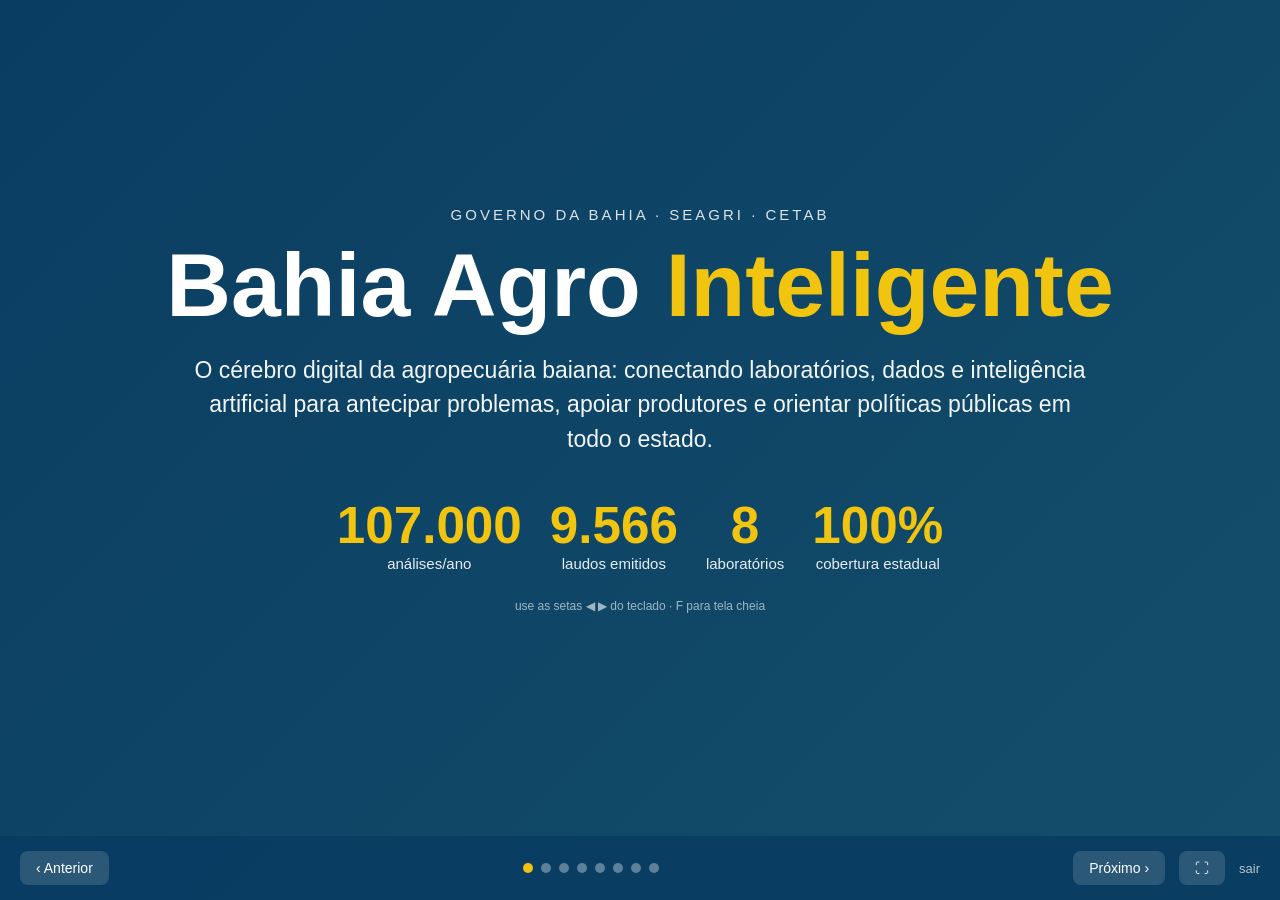
<file: painel/apresentacao.html>
<!DOCTYPE html>
<html lang="pt-BR">
<head>
  <meta charset="UTF-8" />
  <meta name="viewport" content="width=device-width, initial-scale=1.0" />
  <title>Bahia Agro Inteligente — Apresentação</title>
  <link rel="stylesheet" href="apresentacao.css" />
</head>
<body>
  <div id="palco">

    <!-- 0 · CAPA -->
    <section class="cena capa ativa" data-cena="0">
      <div class="marca">GOVERNO DA BAHIA · SEAGRI · CETAB</div>
      <h1>Bahia Agro <span>Inteligente</span></h1>
      <p class="visao">O cérebro digital da agropecuária baiana: conectando laboratórios,
        dados e inteligência artificial para antecipar problemas, apoiar produtores e
        orientar políticas públicas em todo o estado.</p>
      <div id="capa-numeros" class="numeros"></div>
      <div class="dica">use as setas ◀ ▶ do teclado · F para tela cheia</div>
    </section>

    <!-- 1 · PROBLEMA -->
    <section class="cena" data-cena="1">
      <h2>O problema de hoje</h2>
      <p class="grande">O CETAB gera <b>milhares de análises</b> por ano.<br>
        Mas os dados ficam presos em PDFs, planilhas e laudos isolados.</p>
      <div class="fluxo-ruim">
        <span>📄 PDF</span><span>📊 planilha</span><span>🗂️ laudo</span><span>💾 sistema</span>
        <span class="seta">→</span><span class="perda">conhecimento que não circula</span>
      </div>
      <p class="legenda">O gestor enxerga o resultado individual — não a tendência do estado.</p>
    </section>

    <!-- 2 · SOLUÇÃO: LAUDO -->
    <section class="cena" data-cena="2">
      <h2>Do dado técnico à decisão</h2>
      <div class="duas-colunas">
        <div><div class="rotulo-col">Laudo recebido</div><pre id="ap-bruto" class="doc-bruto"></pre></div>
        <div><div class="rotulo-col">A IA interpreta <span class="badge-ia">IA</span></div>
          <div id="ap-interpretado"></div></div>
      </div>
    </section>

    <!-- 3 · MAPA -->
    <section class="cena" data-cena="3">
      <h2>O estado inteiro num mapa</h2>
      <div class="frame-wrap"><iframe data-src="index.html" title="mapa"></iframe></div>
      <p class="legenda">Onde está o risco, onde falta fósforo, onde há foco de doença.</p>
    </section>

    <!-- 4 · ASSISTENTE -->
    <section class="cena" data-cena="4">
      <h2>O gestor pergunta em português</h2>
      <div id="ap-chat" class="chat-demo"></div>
    </section>

    <!-- 5 · INTEGRAÇÕES -->
    <section class="cena" data-cena="5">
      <h2>Conectado aos outros órgãos</h2>
      <div class="frame-wrap"><iframe data-src="integracoes.html" title="integrações"></iframe></div>
      <p class="legenda">Embrapa, MAPA, INMET, INPE, IBGE, ADAB, Bahiater — o CETAB como hub.
        <b>Clique "Testar conexão ao vivo" no IBGE.</b></p>
    </section>

    <!-- 6 · IMPACTO + ROADMAP -->
    <section class="cena" data-cena="6">
      <h2>Impacto e caminho</h2>
      <div class="impacto-grid">
        <div class="imp"><span>👨‍🌾</span><b>Produtores</b><p>decisão mais rápida, menos perdas, mais produtividade</p></div>
        <div class="imp"><span>🏛️</span><b>Governo</b><p>planejamento, redução de custos, prevenção de crises</p></div>
        <div class="imp"><span>🏘️</span><b>Municípios</b><p>acesso a inteligência técnica especializada</p></div>
        <div class="imp"><span>🔬</span><b>CETAB</b><p>referência nacional em inteligência agropecuária</p></div>
      </div>
      <div class="timeline-exec">
        <div class="t-item"><b>90 dias</b><span>dados do CETAB + dashboard executivo</span></div>
        <div class="t-item"><b>180 dias</b><span>IA de laudos + assistente + mapas</span></div>
        <div class="t-item"><b>12 meses</b><span>radar de pragas + observatório estadual</span></div>
        <div class="t-item destaque"><b>2027</b><span>Concurso de Inovação ENAP — categoria IA</span></div>
      </div>
      <p class="legenda">Impactos projetados (estimativas) — confirmados à medida da implantação.</p>
    </section>

    <!-- 7 · ENCERRAMENTO -->
    <section class="cena fecho" data-cena="7">
      <div class="marca">BAHIA AGRO INTELIGENTE</div>
      <p class="fecho-frase">“Hoje o CETAB é um centro de excelência laboratorial.<br>
        Nossa proposta é transformá-lo no <b>cérebro digital da agropecuária baiana</b>.”</p>
      <p class="visao">Não é um software. É uma política pública permanente.</p>
    </section>

  </div>

  <!-- controles -->
  <div class="controles-ap">
    <button id="anterior">‹ Anterior</button>
    <div id="pontos" class="pontos"></div>
    <button id="proximo">Próximo ›</button>
    <button id="cheia" title="tela cheia">⛶</button>
    <a class="sair" href="index.html">sair</a>
  </div>

  <script src="apresentacao.js"></script>
</body>
</html>
</file>
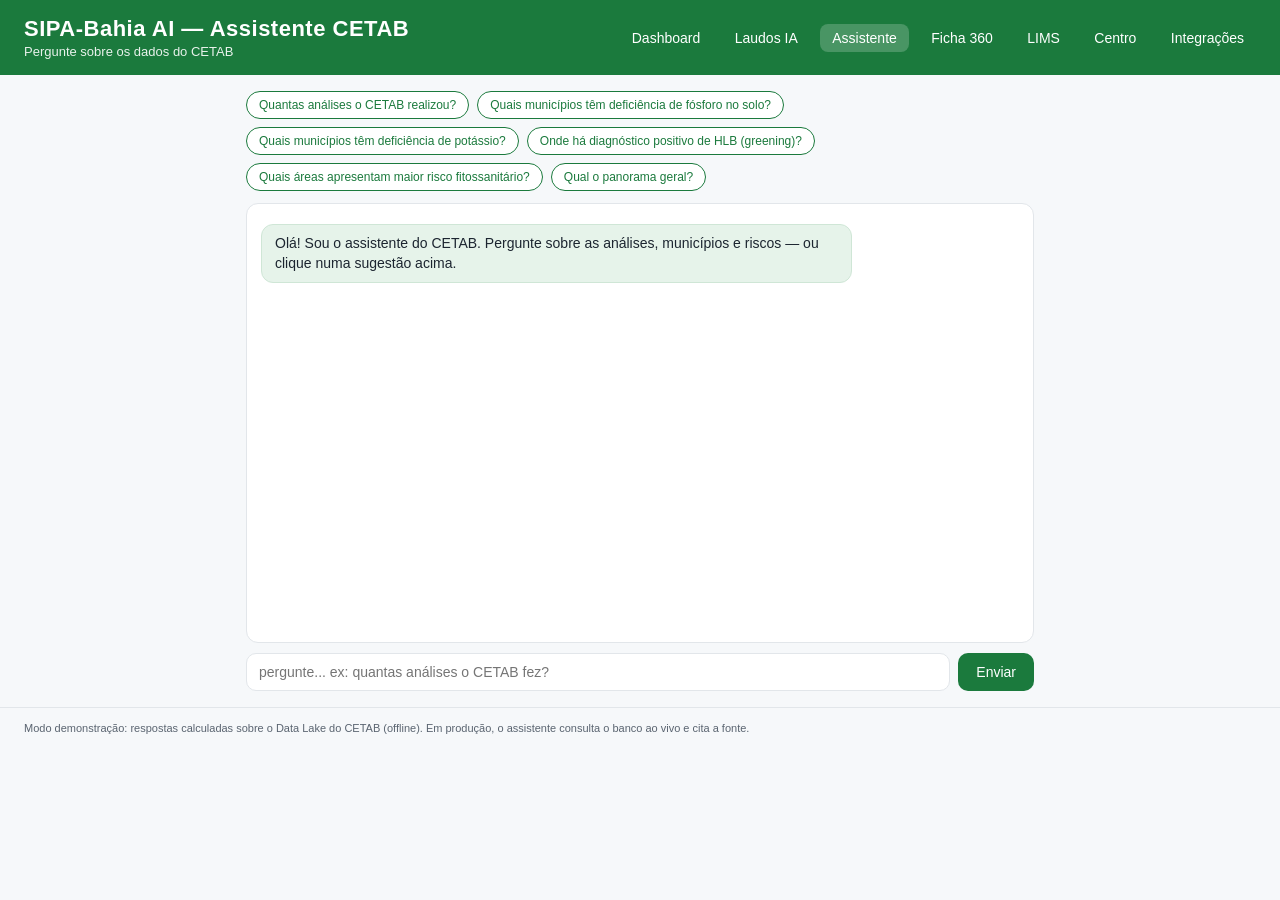
<file: painel/assistente.html>
<!DOCTYPE html>
<html lang="pt-BR">
<head>
  <meta charset="UTF-8" />
  <meta name="viewport" content="width=device-width, initial-scale=1.0" />
  <title>SIPA-Bahia AI — Assistente CETAB</title>
  <link rel="stylesheet" href="style.css" />
</head>
<body>
  <header>
    <div>
      <h1>SIPA-Bahia AI — Assistente CETAB</h1>
      <p class="sub">Pergunte sobre os dados do CETAB</p>
    </div>
    <nav class="nav">
      <a href="index.html">Dashboard</a>
      <a href="laudo.html">Laudos IA</a>
      <a href="assistente.html" class="ativo">Assistente</a>
      <a href="ficha360.html">Ficha 360</a>
      <a href="lims.html">LIMS</a>
      <a href="centro.html">Centro</a>
      <a href="integracoes.html">Integrações</a>
    </nav>
  </header>

  <div class="chat-wrap">
    <div id="sugestoes" class="sugestoes"></div>
    <div id="mensagens" class="mensagens"></div>
    <form id="form-chat" class="chat-form">
      <input id="entrada" type="text" placeholder="pergunte... ex: quantas análises o CETAB fez?" autocomplete="off" />
      <button type="submit">Enviar</button>
    </form>
  </div>

  <footer>
    Modo demonstração: respostas calculadas sobre o Data Lake do CETAB (offline).
    Em produção, o assistente consulta o banco ao vivo e cita a fonte.
  </footer>

  <script src="assistente.js"></script>
</body>
</html>
</file>
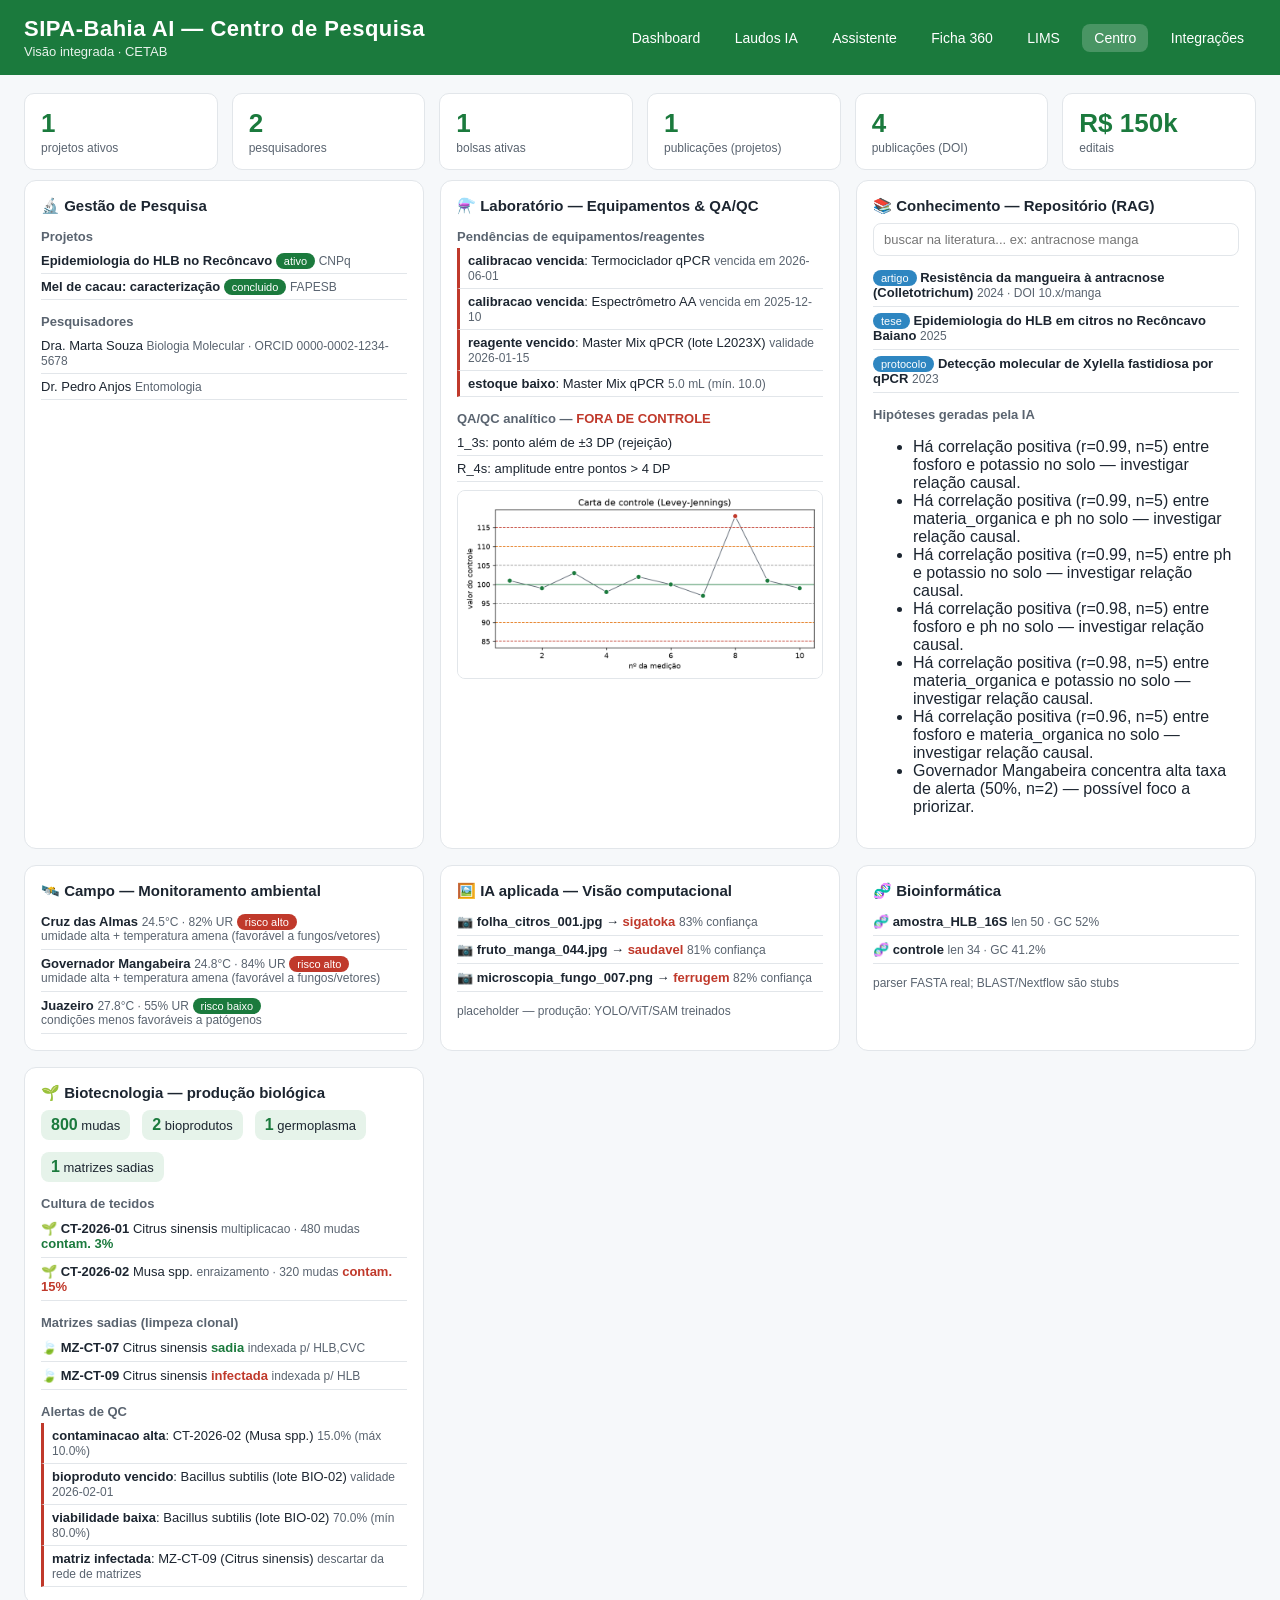
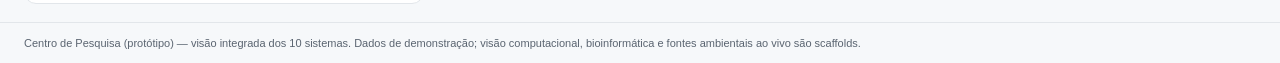
<file: painel/centro.html>
<!DOCTYPE html>
<html lang="pt-BR">
<head>
  <meta charset="UTF-8" />
  <meta name="viewport" content="width=device-width, initial-scale=1.0" />
  <title>SIPA-Bahia AI — Centro de Pesquisa</title>
  <link rel="stylesheet" href="style.css" />
</head>
<body>
  <header>
    <div>
      <h1>SIPA-Bahia AI — Centro de Pesquisa</h1>
      <p class="sub">Visão integrada · CETAB</p>
    </div>
    <nav class="nav">
      <a href="index.html">Dashboard</a>
      <a href="laudo.html">Laudos IA</a>
      <a href="assistente.html">Assistente</a>
      <a href="ficha360.html">Ficha 360</a>
      <a href="lims.html">LIMS</a>
      <a href="centro.html" class="ativo">Centro</a>
      <a href="integracoes.html">Integrações</a>
    </nav>
  </header>

  <section id="kpis" class="cards"></section>

  <div class="centro-grid">
    <div class="bloco"><h2>🔬 Gestão de Pesquisa</h2><div id="pesquisa"></div></div>
    <div class="bloco"><h2>⚗️ Laboratório — Equipamentos & QA/QC</h2><div id="laboratorio"></div></div>
    <div class="bloco">
      <h2>📚 Conhecimento — Repositório (RAG)</h2>
      <input id="busca" type="text" placeholder="buscar na literatura... ex: antracnose manga" />
      <div id="docs"></div>
      <h3>Hipóteses geradas pela IA</h3><ul id="hipoteses"></ul>
    </div>
    <div class="bloco"><h2>🛰️ Campo — Monitoramento ambiental</h2><div id="campo"></div></div>
    <div class="bloco"><h2>🖼️ IA aplicada — Visão computacional</h2><div id="visao"></div></div>
    <div class="bloco"><h2>🧬 Bioinformática</h2><div id="bioinfo"></div></div>
    <div class="bloco"><h2>🌱 Biotecnologia — produção biológica</h2><div id="biotec"></div></div>
  </div>

  <footer>
    Centro de Pesquisa (protótipo) — visão integrada dos 10 sistemas. Dados de demonstração;
    visão computacional, bioinformática e fontes ambientais ao vivo são scaffolds.
  </footer>

  <script src="centro.js"></script>
</body>
</html>
</file>
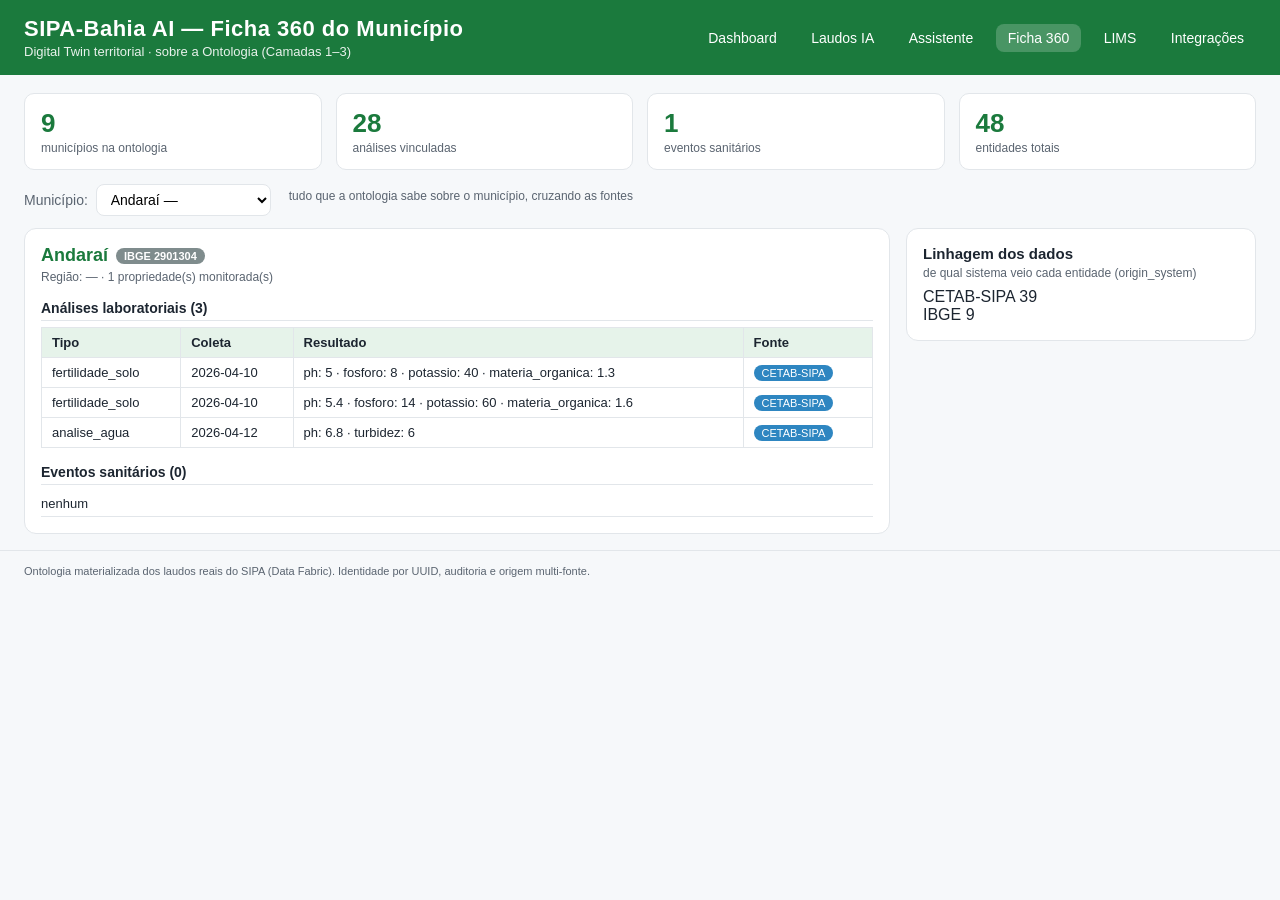
<file: painel/ficha360.html>
<!DOCTYPE html>
<html lang="pt-BR">
<head>
  <meta charset="UTF-8" />
  <meta name="viewport" content="width=device-width, initial-scale=1.0" />
  <title>SIPA-Bahia AI — Ficha 360 do Município</title>
  <link rel="stylesheet" href="style.css" />
</head>
<body>
  <header>
    <div>
      <h1>SIPA-Bahia AI — Ficha 360 do Município</h1>
      <p class="sub">Digital Twin territorial · sobre a Ontologia (Camadas 1–3)</p>
    </div>
    <nav class="nav">
      <a href="index.html">Dashboard</a>
      <a href="laudo.html">Laudos IA</a>
      <a href="assistente.html">Assistente</a>
      <a href="ficha360.html" class="ativo">Ficha 360</a>
      <a href="lims.html">LIMS</a>
      <a href="integracoes.html">Integrações</a>
    </nav>
  </header>

  <section id="kpis" class="cards"></section>

  <div class="controles">
    <label>Município:
      <select id="sel-municipio"></select>
    </label>
    <span class="hint">tudo que a ontologia sabe sobre o município, cruzando as fontes</span>
  </div>

  <main>
    <div id="ficha" class="ficha-wrap"></div>
    <aside id="linhagem">
      <h2>Linhagem dos dados</h2>
      <p class="hint">de qual sistema veio cada entidade (origin_system)</p>
      <div id="lineage-list"></div>
    </aside>
  </main>

  <footer>
    Ontologia materializada dos laudos reais do SIPA (Data Fabric). Identidade por UUID,
    auditoria e origem multi-fonte.
  </footer>

  <script src="ficha360.js"></script>
</body>
</html>
</file>
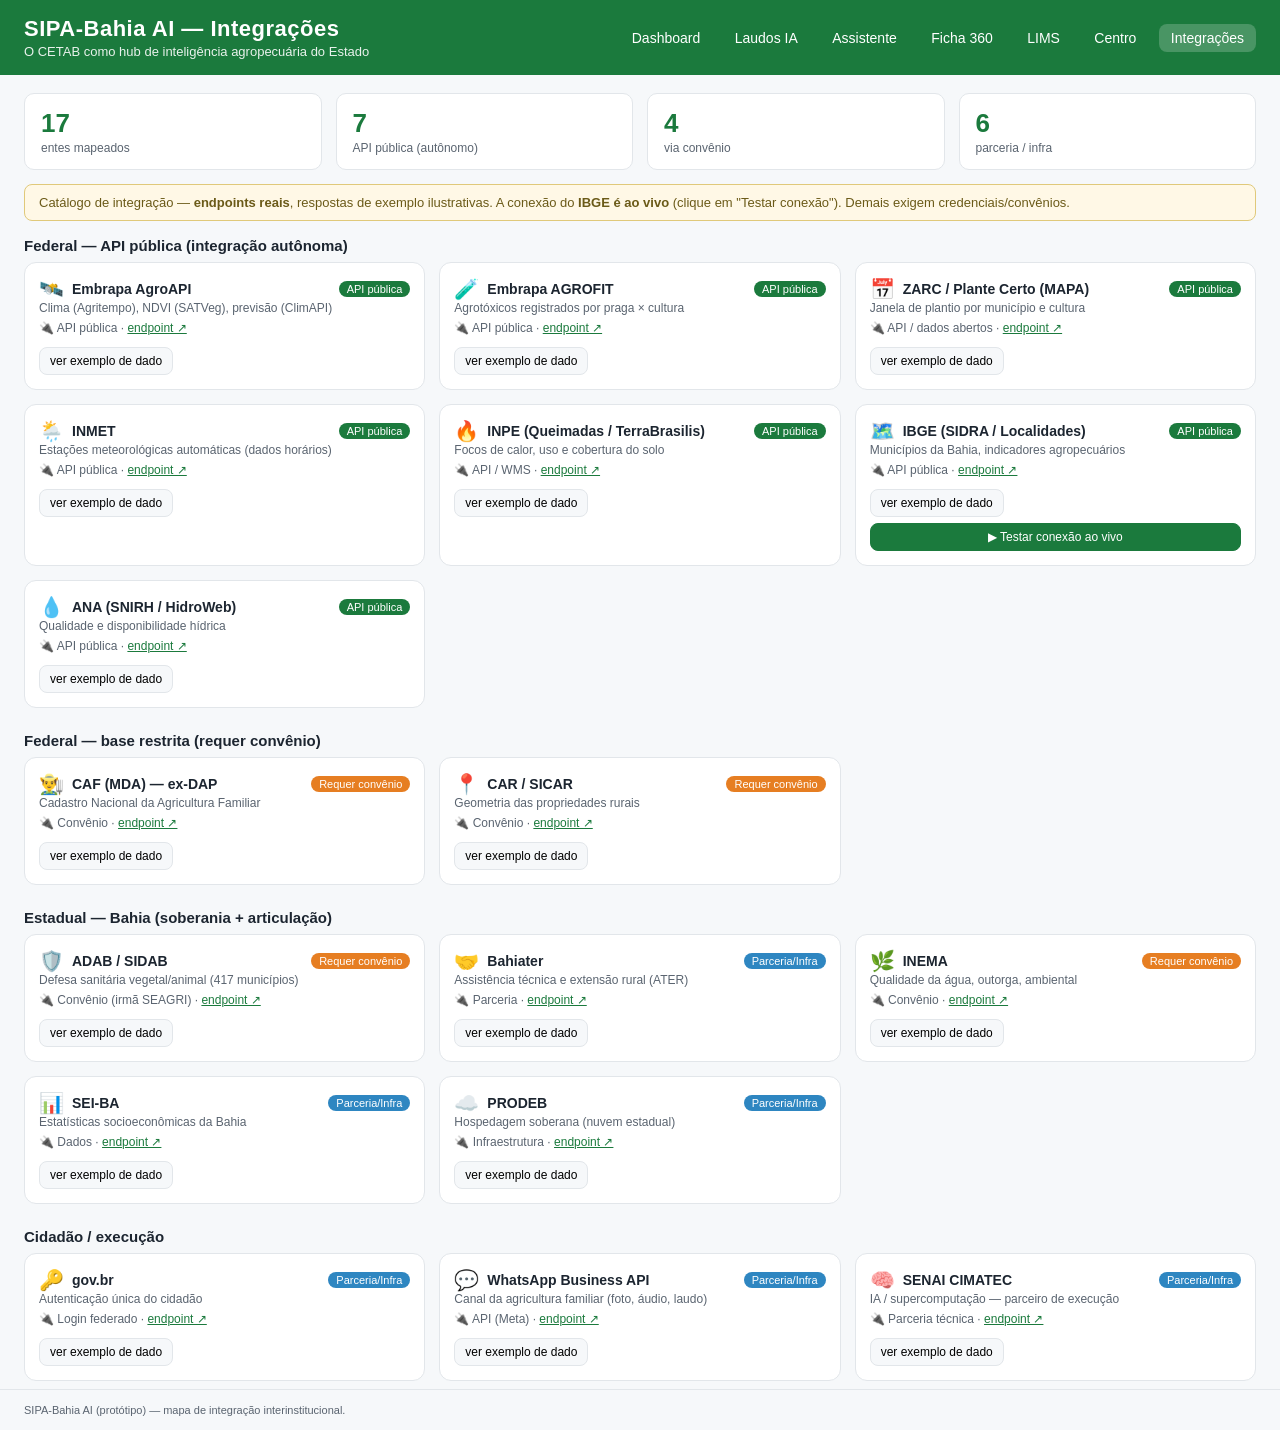
<file: painel/integracoes.html>
<!DOCTYPE html>
<html lang="pt-BR">
<head>
  <meta charset="UTF-8" />
  <meta name="viewport" content="width=device-width, initial-scale=1.0" />
  <title>SIPA-Bahia AI — Integrações</title>
  <link rel="stylesheet" href="style.css" />
</head>
<body>
  <header>
    <div>
      <h1>SIPA-Bahia AI — Integrações</h1>
      <p class="sub">O CETAB como hub de inteligência agropecuária do Estado</p>
    </div>
    <nav class="nav">
      <a href="index.html">Dashboard</a>
      <a href="laudo.html">Laudos IA</a>
      <a href="assistente.html">Assistente</a>
      <a href="ficha360.html">Ficha 360</a>
      <a href="lims.html">LIMS</a>
      <a href="centro.html">Centro</a>
      <a href="integracoes.html" class="ativo">Integrações</a>
    </nav>
  </header>

  <section id="kpis" class="cards"></section>

  <div class="aviso">
    Catálogo de integração — <b>endpoints reais</b>, respostas de exemplo ilustrativas.
    A conexão do <b>IBGE é ao vivo</b> (clique em "Testar conexão"). Demais exigem credenciais/convênios.
  </div>

  <div id="grupos"></div>

  <footer>SIPA-Bahia AI (protótipo) — mapa de integração interinstitucional.</footer>
  <script src="integracoes.js"></script>
</body>
</html>
</file>
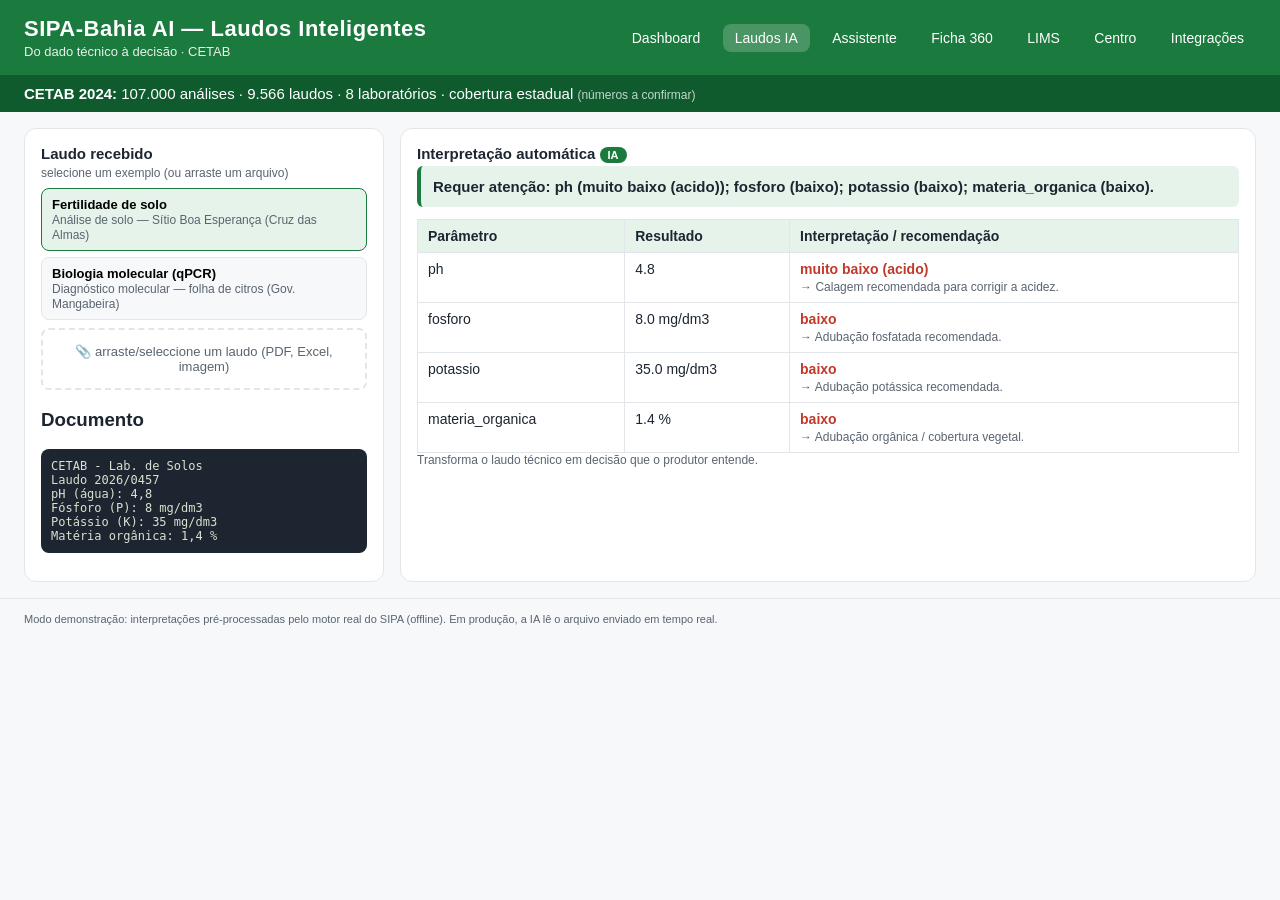
<file: painel/laudo.html>
<!DOCTYPE html>
<html lang="pt-BR">
<head>
  <meta charset="UTF-8" />
  <meta name="viewport" content="width=device-width, initial-scale=1.0" />
  <title>SIPA-Bahia AI — Laudos Inteligentes</title>
  <link rel="stylesheet" href="style.css" />
</head>
<body>
  <header>
    <div>
      <h1>SIPA-Bahia AI — Laudos Inteligentes</h1>
      <p class="sub">Do dado técnico à decisão · CETAB</p>
    </div>
    <nav class="nav">
      <a href="index.html">Dashboard</a>
      <a href="laudo.html" class="ativo">Laudos IA</a>
      <a href="assistente.html">Assistente</a>
      <a href="ficha360.html">Ficha 360</a>
      <a href="lims.html">LIMS</a>
      <a href="centro.html">Centro</a>
      <a href="integracoes.html">Integrações</a>
    </nav>
  </header>

  <div id="headline" class="headline"></div>

  <main class="laudo-main">
    <aside class="laudo-lista">
      <h2>Laudo recebido</h2>
      <p class="hint">selecione um exemplo (ou arraste um arquivo)</p>
      <div id="amostras"></div>
      <label class="upload-box">
        <input type="file" id="arquivo" hidden />
        📎 arraste/seleccione um laudo (PDF, Excel, imagem)
      </label>
      <h3>Documento</h3>
      <pre id="bruto" class="doc-bruto">—</pre>
    </aside>

    <section class="laudo-result">
      <h2>Interpretação automática <span class="badge-ia">IA</span></h2>
      <div id="resultado"><p class="hint">Selecione um laudo à esquerda.</p></div>
    </section>
  </main>

  <footer>
    Modo demonstração: interpretações pré-processadas pelo motor real do SIPA (offline).
    Em produção, a IA lê o arquivo enviado em tempo real.
  </footer>

  <script src="laudo.js"></script>
</body>
</html>
</file>
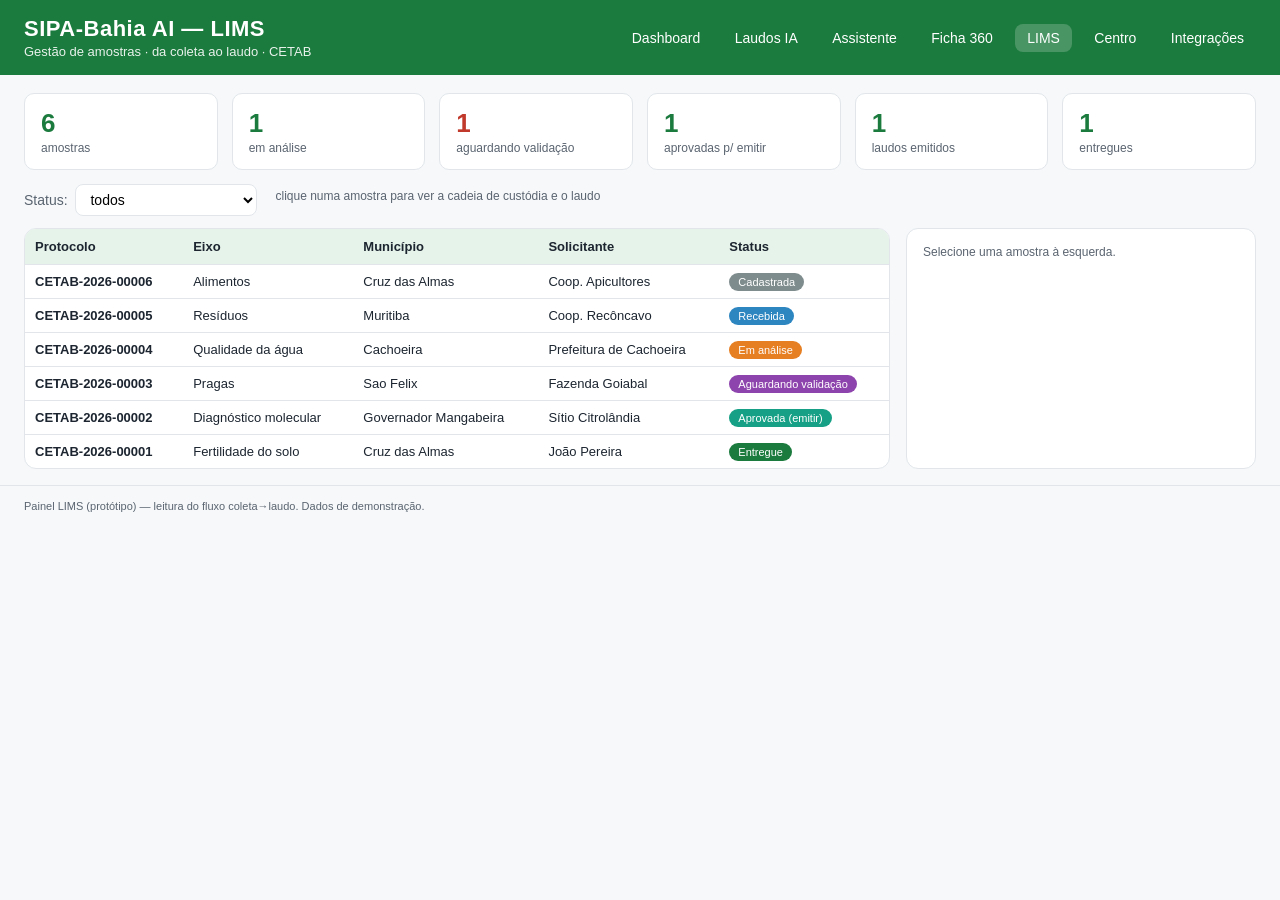
<file: painel/lims.html>
<!DOCTYPE html>
<html lang="pt-BR">
<head>
  <meta charset="UTF-8" />
  <meta name="viewport" content="width=device-width, initial-scale=1.0" />
  <title>SIPA-Bahia AI — Painel LIMS</title>
  <link rel="stylesheet" href="style.css" />
</head>
<body>
  <header>
    <div>
      <h1>SIPA-Bahia AI — LIMS</h1>
      <p class="sub">Gestão de amostras · da coleta ao laudo · CETAB</p>
    </div>
    <nav class="nav">
      <a href="index.html">Dashboard</a>
      <a href="laudo.html">Laudos IA</a>
      <a href="assistente.html">Assistente</a>
      <a href="ficha360.html">Ficha 360</a>
      <a href="lims.html" class="ativo">LIMS</a>
      <a href="centro.html">Centro</a>
      <a href="integracoes.html">Integrações</a>
    </nav>
  </header>

  <section id="kpis" class="cards"><!-- KPIs LIMS via JS --></section>

  <div class="controles">
    <label>Status:
      <select id="filtro-status"><option value="">todos</option></select>
    </label>
    <span class="hint">clique numa amostra para ver a cadeia de custódia e o laudo</span>
  </div>

  <main>
    <div class="tabela-wrap">
      <table id="tabela-amostras">
        <thead>
          <tr><th>Protocolo</th><th>Eixo</th><th>Município</th><th>Solicitante</th><th>Status</th></tr>
        </thead>
        <tbody></tbody>
      </table>
    </div>

    <aside id="detalhe">
      <p class="hint">Selecione uma amostra à esquerda.</p>
    </aside>
  </main>

  <footer>
    Painel LIMS (protótipo) — leitura do fluxo coleta→laudo. Dados de demonstração.
  </footer>

  <script src="lims.js"></script>
</body>
</html>
</file>
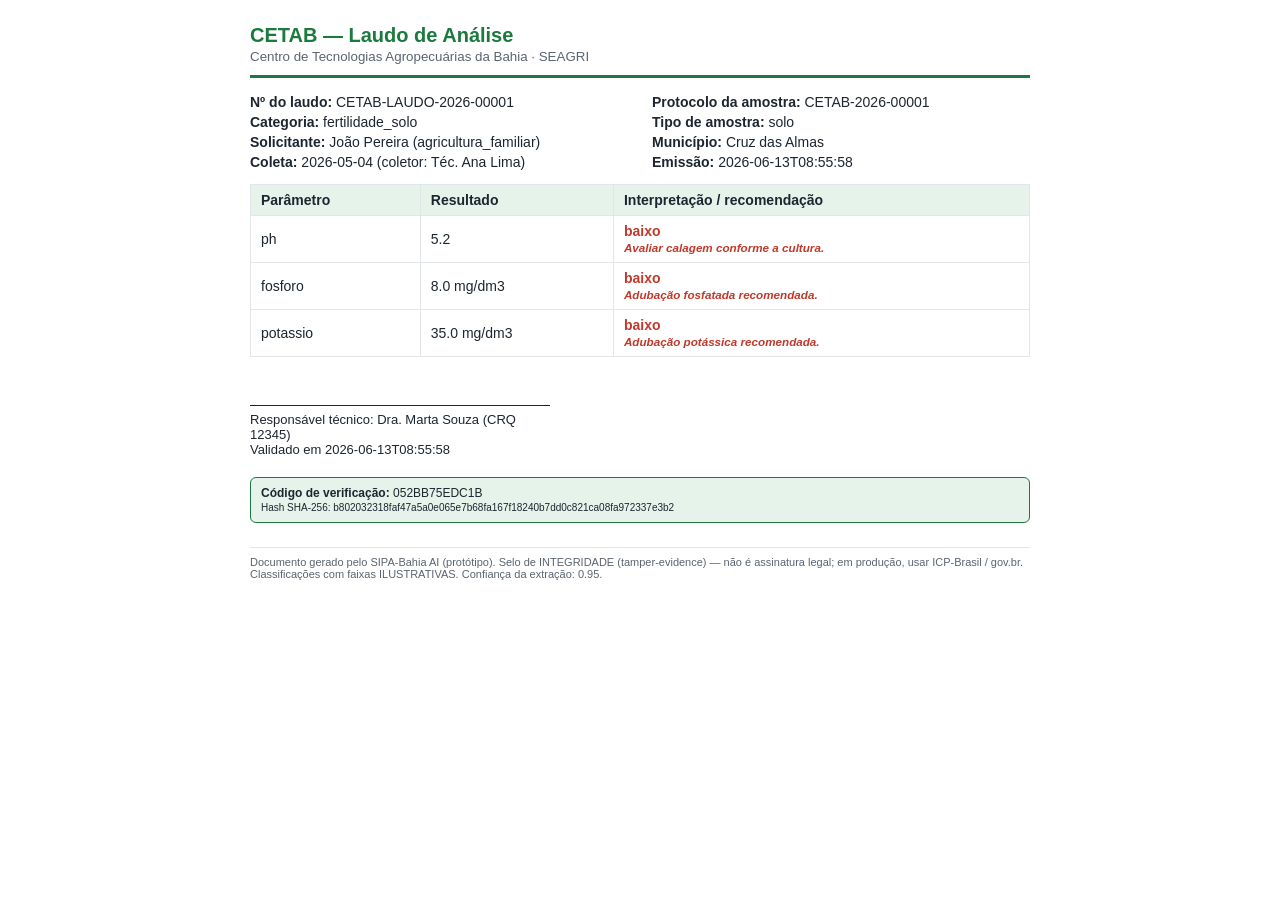
<file: painel/laudos/CETAB-LAUDO-2026-00001.html>
<!DOCTYPE html><html lang="pt-BR"><head><meta charset="UTF-8">
<title>CETAB-LAUDO-2026-00001</title>
<style>
  body{font-family:Arial,sans-serif;color:#1c2530;max-width:780px;margin:24px auto;padding:0 16px}
  .cab{border-bottom:3px solid #1b7a3d;padding-bottom:10px;margin-bottom:16px}
  .cab h1{color:#1b7a3d;margin:0;font-size:20px}
  .cab small{color:#5a6470}
  .grid{display:grid;grid-template-columns:1fr 1fr;gap:4px 24px;font-size:14px;margin:14px 0}
  table{width:100%;border-collapse:collapse;margin-top:10px;font-size:14px}
  th,td{border:1px solid #e2e6ea;padding:7px 10px;text-align:left}
  th{background:#e6f3ea}
  .assin{margin-top:48px;border-top:1px solid #1c2530;width:300px;padding-top:6px;font-size:13px}
  .selo{margin-top:20px;background:#e6f3ea;border:1px solid #1b7a3d;border-radius:6px;padding:8px 10px;font-size:12px;word-break:break-all}
  .rod{margin-top:24px;font-size:11px;color:#5a6470;border-top:1px solid #e2e6ea;padding-top:8px}
</style></head><body>
<div class="cab">
  <h1>CETAB — Laudo de Análise</h1>
  <small>Centro de Tecnologias Agropecuárias da Bahia · SEAGRI</small>
</div>
<div class="grid">
  <div><b>Nº do laudo:</b> CETAB-LAUDO-2026-00001</div>
  <div><b>Protocolo da amostra:</b> CETAB-2026-00001</div>
  <div><b>Categoria:</b> fertilidade_solo</div>
  <div><b>Tipo de amostra:</b> solo</div>
  <div><b>Solicitante:</b> João Pereira (agricultura_familiar)</div>
  <div><b>Município:</b> Cruz das Almas</div>
  <div><b>Coleta:</b> 2026-05-04 (coletor: Téc. Ana Lima)</div>
  <div><b>Emissão:</b> 2026-06-13T08:55:58</div>
</div>
<table>
  <tr><th>Parâmetro</th><th>Resultado</th><th>Interpretação / recomendação</th></tr>
  <tr><td>ph</td><td>5.2</td><td style='color:#c0392b;font-weight:600'>baixo<br><small><i>Avaliar calagem conforme a cultura.</i></small></td></tr><tr><td>fosforo</td><td>8.0 mg/dm3</td><td style='color:#c0392b;font-weight:600'>baixo<br><small><i>Adubação fosfatada recomendada.</i></small></td></tr><tr><td>potassio</td><td>35.0 mg/dm3</td><td style='color:#c0392b;font-weight:600'>baixo<br><small><i>Adubação potássica recomendada.</i></small></td></tr>
</table>
<div class="assin">Responsável técnico: Dra. Marta Souza (CRQ 12345)<br>Validado em 2026-06-13T08:55:58</div>
<div class="selo">
  <b>Código de verificação:</b> 052BB75EDC1B<br>
  <small>Hash SHA-256: b802032318faf47a5a0e065e7b68fa167f18240b7dd0c821ca08fa972337e3b2</small>
</div>
<div class="rod">Documento gerado pelo SIPA-Bahia AI (protótipo). Selo de INTEGRIDADE
(tamper-evidence) — não é assinatura legal; em produção, usar ICP-Brasil / gov.br.
Classificações com faixas ILUSTRATIVAS. Confiança da extração: 0.95.</div>
</body></html>
</file>
<file: painel/apresentacao.css>
:root {
  --azul: #0a3d62; --azul2: #144e6b; --verde: #1b7a3d; --vermelho: #c0392b;
  --amarelo: #f1c40f; --cinza: #5a6470; --borda: #e2e6ea;
}
* { box-sizing: border-box; }
html, body { margin: 0; height: 100%; font-family: -apple-system, "Segoe UI", Roboto, Arial, sans-serif; }
body { background: #0a3d62; overflow: hidden; }

#palco { height: 100vh; position: relative; }

.cena {
  position: absolute; inset: 0; padding: 5vh 7vw 14vh; overflow: auto;
  display: none; flex-direction: column; justify-content: center;
  background: #f6f8fa; color: #1c2530; animation: aparece .4s ease;
}
.cena.ativa { display: flex; }
@keyframes aparece { from { opacity: 0; transform: translateY(8px); } to { opacity: 1; transform: none; } }

.cena h2 { font-size: clamp(22px, 3.2vw, 38px); margin: 0 0 18px; color: var(--azul); }
.grande { font-size: clamp(18px, 2.4vw, 28px); line-height: 1.5; }
.legenda { color: var(--cinza); font-size: clamp(13px, 1.4vw, 17px); margin-top: 14px; }

/* capa + fecho (fundo escuro institucional) */
.capa, .fecho { background: linear-gradient(135deg, var(--azul), var(--azul2)); color: #fff; text-align: center; align-items: center; }
.marca { letter-spacing: 3px; font-size: clamp(11px, 1.3vw, 15px); opacity: .85; margin-bottom: 18px; }
.capa h1 { font-size: clamp(40px, 7vw, 92px); margin: 0; font-weight: 800; line-height: 1; }
.capa h1 span { color: var(--amarelo); }
.visao { max-width: 900px; font-size: clamp(16px, 1.9vw, 23px); line-height: 1.5; opacity: .95; margin: 22px auto; }
.numeros { display: flex; flex-wrap: wrap; gap: 28px; justify-content: center; margin-top: 18px; }
.numeros .n b { display: block; font-size: clamp(28px, 4vw, 52px); color: var(--amarelo); font-weight: 800; }
.numeros .n span { font-size: clamp(12px, 1.3vw, 15px); opacity: .9; }
.dica { margin-top: 26px; font-size: 12px; opacity: .6; }

.fecho-frase { font-size: clamp(20px, 3vw, 40px); line-height: 1.4; max-width: 1000px; font-weight: 300; }
.fecho-frase b { color: var(--amarelo); font-weight: 700; }

/* problema */
.fluxo-ruim { display: flex; flex-wrap: wrap; gap: 14px; align-items: center; margin: 24px 0; font-size: clamp(14px, 1.6vw, 20px); }
.fluxo-ruim span { background: #fff; border: 1px solid var(--borda); border-radius: 10px; padding: 10px 16px; }
.fluxo-ruim .seta { background: none; border: none; color: var(--cinza); }
.fluxo-ruim .perda { background: #fdecea; border-color: #f5b7b1; color: var(--vermelho); font-weight: 600; }

/* solução laudo */
.duas-colunas { display: grid; grid-template-columns: 1fr 1fr; gap: 24px; }
@media (max-width: 820px) { .duas-colunas { grid-template-columns: 1fr; } }
.rotulo-col { font-weight: 700; margin-bottom: 8px; color: var(--azul); }
.doc-bruto { background: #1c2530; color: #d7e2cf; border-radius: 10px; padding: 14px; font-size: clamp(12px,1.3vw,15px); white-space: pre-wrap; }
.badge-ia { background: var(--verde); color: #fff; font-size: 12px; padding: 2px 9px; border-radius: 10px; }
.resumo-exec { background: #e6f3ea; border-left: 5px solid var(--verde); padding: 16px; border-radius: 8px; font-size: clamp(16px,1.8vw,22px); font-weight: 600; margin-bottom: 14px; }
.tab-ap { width: 100%; border-collapse: collapse; font-size: clamp(13px,1.4vw,17px); background: #fff; }
.tab-ap td { border: 1px solid var(--borda); padding: 9px 12px; }

/* iframe scenes */
.frame-wrap { flex: 1; border-radius: 12px; overflow: hidden; border: 1px solid var(--borda); box-shadow: 0 6px 24px rgba(0,0,0,.12); min-height: 50vh; }
.frame-wrap iframe { width: 100%; height: 100%; min-height: 55vh; border: 0; display: block; }

/* chat */
.chat-demo { display: flex; flex-direction: column; gap: 12px; max-width: 760px; }
.bolha { padding: 13px 18px; border-radius: 16px; font-size: clamp(15px,1.7vw,20px); max-width: 80%; }
.bolha.q { background: var(--azul); color: #fff; align-self: flex-end; }
.bolha.a { background: #e6f3ea; border: 1px solid #cfe6d6; align-self: flex-start; }

/* impacto + roadmap */
.impacto-grid { display: grid; grid-template-columns: repeat(auto-fit, minmax(200px,1fr)); gap: 16px; margin-bottom: 24px; }
.imp { background: #fff; border: 1px solid var(--borda); border-radius: 12px; padding: 16px; }
.imp span { font-size: 30px; } .imp b { display: block; color: var(--azul); margin: 6px 0 4px; }
.imp p { margin: 0; font-size: 14px; color: var(--cinza); }
.timeline-exec { display: flex; flex-wrap: wrap; gap: 12px; }
.t-item { flex: 1; min-width: 160px; background: #fff; border: 1px solid var(--borda); border-top: 4px solid var(--verde); border-radius: 10px; padding: 12px; }
.t-item b { color: var(--verde); font-size: 18px; } .t-item span { display: block; font-size: 13px; color: var(--cinza); margin-top: 4px; }
.t-item.destaque { border-top-color: var(--amarelo); }
.t-item.destaque b { color: #b8860b; }

/* controles */
.controles-ap { position: fixed; bottom: 0; left: 0; right: 0; height: 64px; background: rgba(10,61,98,.96); display: flex; align-items: center; gap: 14px; padding: 0 20px; }
.controles-ap button { background: rgba(255,255,255,.14); color: #fff; border: none; border-radius: 8px; padding: 9px 16px; font-size: 14px; cursor: pointer; }
.controles-ap button:hover { background: rgba(255,255,255,.28); }
.pontos { display: flex; gap: 8px; flex: 1; justify-content: center; }
.ponto { width: 10px; height: 10px; border-radius: 50%; background: rgba(255,255,255,.35); cursor: pointer; }
.ponto.on { background: var(--amarelo); }
.sair { color: rgba(255,255,255,.7); text-decoration: none; font-size: 13px; }
</file>
<file: painel/style.css>
:root {
  --verde: #1b7a3d;
  --verde-claro: #e6f3ea;
  --vermelho: #c0392b;
  --laranja: #e67e22;
  --cinza: #5a6470;
  --borda: #e2e6ea;
  --fundo: #f6f8fa;
}

* { box-sizing: border-box; }

body {
  margin: 0;
  font-family: -apple-system, "Segoe UI", Roboto, Helvetica, Arial, sans-serif;
  color: #1c2530;
  background: var(--fundo);
}

header {
  display: flex; align-items: center; justify-content: space-between;
  padding: 16px 24px; background: var(--verde); color: #fff;
}
header h1 { margin: 0; font-size: 22px; letter-spacing: .5px; }
header .sub { margin: 2px 0 0; font-size: 13px; opacity: .9; }
.badge { background: rgba(255,255,255,.18); padding: 5px 12px; border-radius: 20px; font-size: 12px; }

.cards {
  display: grid; grid-template-columns: repeat(auto-fit, minmax(150px, 1fr));
  gap: 14px; padding: 18px 24px 10px;
}
.card { background: #fff; border: 1px solid var(--borda); border-radius: 10px; padding: 14px 16px; }
.card .valor { font-size: 26px; font-weight: 700; color: var(--verde); }
.card .rotulo { font-size: 12px; color: var(--cinza); margin-top: 2px; }
.card.alerta .valor { color: var(--vermelho); }

.cobertura { margin: 0 24px 10px; background: #fff; border: 1px solid var(--borda); border-radius: 10px; padding: 12px 16px; }
.cob-txt { font-size: 14px; margin-bottom: 8px; }
.cob-bar { height: 14px; background: #eef1f4; border-radius: 8px; overflow: hidden; }
.cob-fill { height: 100%; background: linear-gradient(90deg, #1b7a3d, #2e86c1); border-radius: 8px; }

.controles {
  display: flex; gap: 18px; align-items: center; flex-wrap: wrap;
  padding: 4px 24px 12px; font-size: 14px; color: var(--cinza);
}
.controles select {
  padding: 6px 10px; border: 1px solid var(--borda); border-radius: 8px;
  font-size: 14px; background: #fff; margin-left: 4px;
}
.camada-toggle label { margin-left: 8px; cursor: pointer; }

main {
  display: grid; grid-template-columns: 1fr 350px; gap: 16px; padding: 0 24px 16px;
}
@media (max-width: 950px) { main { grid-template-columns: 1fr; } }

#map { height: 580px; border-radius: 12px; border: 1px solid var(--borda); }

aside {
  background: #fff; border: 1px solid var(--borda); border-radius: 12px;
  padding: 16px; overflow-y: auto; max-height: 580px;
}
aside h2 { font-size: 15px; margin: 18px 0 4px; }
aside h2:first-child { margin-top: 0; }
.hint { font-size: 12px; color: var(--cinza); margin: 0 0 8px; }

#recomendacoes, #lista-atencao { list-style: none; padding: 0; margin: 0; }
#recomendacoes li {
  border-left: 3px solid var(--verde); padding: 6px 10px; margin-bottom: 6px;
  background: var(--verde-claro); border-radius: 4px; font-size: 12.5px;
}
#recomendacoes li .meta { color: var(--cinza); font-size: 11px; }
#lista-atencao li {
  border-left: 3px solid var(--vermelho); padding: 6px 10px; margin-bottom: 6px;
  background: #fdf3f2; border-radius: 4px; font-size: 13px;
}
#lista-atencao li b { color: var(--vermelho); }

#graficos {
  display: grid; grid-template-columns: repeat(auto-fit, minmax(280px, 1fr));
  gap: 16px; padding: 0 24px 18px;
}
.grafico-card { background: #fff; border: 1px solid var(--borda); border-radius: 12px; padding: 14px 16px; }
.grafico-card h3 { margin: 0 0 10px; font-size: 14px; color: #1c2530; }
.grafico-card canvas { max-height: 240px; }

footer { padding: 14px 24px; font-size: 11px; color: var(--cinza); border-top: 1px solid var(--borda); }

.popup b { color: var(--verde); }
.popup table { border-collapse: collapse; margin-top: 6px; font-size: 12px; }
.popup td { padding: 2px 8px 2px 0; }
.tag-atencao { color: var(--vermelho); font-weight: 700; }
.tag-ok { color: var(--verde); font-weight: 700; }

/* ───────── navegação entre páginas ───────── */
.nav a {
  color: #fff; text-decoration: none; padding: 6px 12px; border-radius: 8px;
  font-size: 14px; margin-left: 6px;
}
.nav a.ativo, .nav a:hover { background: rgba(255,255,255,.2); }
.nav a.nav-destaque { background: #f1c40f; color: #1c2530; font-weight: 700; }
.nav a.nav-destaque:hover { background: #f4d03f; }

/* ───────── painel LIMS ───────── */
.tabela-wrap { background: #fff; border: 1px solid var(--borda); border-radius: 12px; overflow: hidden; max-height: 580px; overflow-y: auto; }
#tabela-amostras { width: 100%; border-collapse: collapse; font-size: 13px; }
#tabela-amostras th { background: var(--verde-claro); text-align: left; padding: 10px; position: sticky; top: 0; }
#tabela-amostras td { padding: 9px 10px; border-top: 1px solid var(--borda); }
#tabela-amostras tr { cursor: pointer; }
#tabela-amostras tbody tr:hover { background: #f3f7f4; }
#tabela-amostras tr.sel { background: var(--verde-claro); }

.badge-status { color: #fff; padding: 3px 9px; border-radius: 12px; font-size: 11px; white-space: nowrap; }

#detalhe h2 { font-size: 16px; margin: 0 0 4px; display: flex; gap: 8px; align-items: center; }
#detalhe h3 { font-size: 14px; margin: 16px 0 6px; border-bottom: 1px solid var(--borda); padding-bottom: 4px; }
#detalhe .meta { font-size: 12px; color: var(--cinza); margin: 2px 0; }

.timeline { list-style: none; padding: 0; margin: 0; }
.timeline li { border-left: 2px solid var(--verde); padding: 4px 0 8px 12px; position: relative; }
.timeline li::before { content: "●"; color: var(--verde); position: absolute; left: -7px; top: 2px; font-size: 11px; }
.timeline .ev { font-weight: 600; font-size: 13px; display: block; }
.timeline .meta { font-size: 11px; color: var(--cinza); }

.laudo-box { background: var(--verde-claro); border: 1px solid var(--verde); border-radius: 8px; padding: 10px; font-size: 13px; }
.laudo-box table.mini { width: 100%; border-collapse: collapse; margin: 8px 0; }
.laudo-box table.mini td { padding: 3px 6px; border-bottom: 1px solid #d4e6da; }
.selo-mini { font-size: 12px; margin: 6px 0; word-break: break-all; }
.btn { display: inline-block; background: var(--verde); color: #fff; text-decoration: none; padding: 6px 12px; border-radius: 8px; font-size: 13px; margin-top: 6px; }

/* ───────── Centro de Pesquisa ───────── */
.centro-grid { display: grid; grid-template-columns: repeat(auto-fit, minmax(330px, 1fr)); gap: 16px; padding: 0 24px 18px; }
.bloco { background: #fff; border: 1px solid var(--borda); border-radius: 12px; padding: 16px; }
.bloco h2 { font-size: 15px; margin: 0 0 10px; }
.bloco h3 { font-size: 13px; margin: 14px 0 4px; color: var(--cinza); }
.lista { list-style: none; padding: 0; margin: 0; font-size: 13px; }
.lista li { padding: 5px 0; border-bottom: 1px solid var(--borda); }
.meta { color: var(--cinza); font-size: 12px; }
.pill { color: #fff; background: #7f8c8d; padding: 2px 8px; border-radius: 10px; font-size: 11px; }
.pill.ativo, .pill.concluido { background: var(--verde); }
.pill.tipo { background: #2e86c1; }
.alerta-item { border-left: 3px solid var(--vermelho); padding-left: 8px !important; }
.doc { padding: 6px 0; border-bottom: 1px solid var(--borda); font-size: 13px; }
.linha-campo { padding: 6px 0; border-bottom: 1px solid var(--borda); font-size: 13px; }
.grafico-img { width: 100%; border: 1px solid var(--borda); border-radius: 8px; margin-top: 8px; }
#busca { width: 100%; padding: 8px 10px; border: 1px solid var(--borda); border-radius: 8px; font-size: 13px; margin-bottom: 8px; }
.ok { color: var(--verde); font-weight: 700; } .ruim { color: var(--vermelho); font-weight: 700; }
.biotec-kpis { display: flex; flex-wrap: wrap; gap: 12px; margin-bottom: 8px; font-size: 13px; }
.biotec-kpis span { background: var(--verde-claro); border-radius: 8px; padding: 6px 10px; }
.biotec-kpis b { color: var(--verde); font-size: 16px; }

/* ───────── Tela Laudos Inteligentes ───────── */
.headline { background: #0f5b2e; color: #fff; padding: 10px 24px; font-size: 15px; }
.headline .conf { opacity: .75; font-size: 12px; }
.laudo-main { display: grid; grid-template-columns: 360px 1fr; gap: 16px; padding: 16px 24px; }
@media (max-width: 900px) { .laudo-main { grid-template-columns: 1fr; } }
.laudo-lista, .laudo-result { background: #fff; border: 1px solid var(--borda); border-radius: 12px; padding: 16px; }
.laudo-lista h2, .laudo-result h2 { font-size: 15px; margin: 0 0 4px; }
.amostra-btn { display: block; width: 100%; text-align: left; background: #f6f8fa; border: 1px solid var(--borda); border-radius: 8px; padding: 8px 10px; margin: 6px 0; cursor: pointer; font-size: 13px; }
.amostra-btn.sel, .amostra-btn:hover { background: var(--verde-claro); border-color: var(--verde); }
.upload-box { display: block; border: 2px dashed var(--borda); border-radius: 8px; padding: 14px; text-align: center; color: var(--cinza); font-size: 13px; cursor: pointer; margin: 8px 0; }
.doc-bruto { background: #1c2530; color: #d7e2cf; border-radius: 8px; padding: 10px; font-size: 12px; white-space: pre-wrap; max-height: 220px; overflow: auto; }
.badge-ia { background: var(--verde); color: #fff; font-size: 11px; padding: 2px 8px; border-radius: 10px; }
.resumo-exec { background: var(--verde-claro); border-left: 4px solid var(--verde); padding: 12px; border-radius: 6px; font-size: 15px; font-weight: 600; margin-bottom: 12px; }
.tab-laudo { width: 100%; border-collapse: collapse; font-size: 14px; }
.tab-laudo th, .tab-laudo td { border: 1px solid var(--borda); padding: 8px 10px; text-align: left; vertical-align: top; }
.tab-laudo th { background: var(--verde-claro); }
.rec { font-size: 12px; color: var(--cinza); font-weight: 400; margin-top: 3px; }

/* ───────── Tela Assistente (chat) ───────── */
.chat-wrap { max-width: 820px; margin: 16px auto; padding: 0 16px; }
.sugestoes { display: flex; flex-wrap: wrap; gap: 8px; margin-bottom: 12px; }
.chip { background: #fff; border: 1px solid var(--verde); color: var(--verde); border-radius: 16px; padding: 6px 12px; font-size: 12px; cursor: pointer; }
.chip:hover { background: var(--verde-claro); }
.mensagens { background: #fff; border: 1px solid var(--borda); border-radius: 12px; padding: 14px; height: 440px; overflow-y: auto; }
.msg { max-width: 78%; padding: 9px 13px; border-radius: 12px; margin: 6px 0; font-size: 14px; line-height: 1.4; }
.msg.bot { background: var(--verde-claro); border: 1px solid #cfe6d6; }
.msg.user { background: var(--verde); color: #fff; margin-left: auto; }
.chat-form { display: flex; gap: 8px; margin-top: 10px; }
.chat-form input { flex: 1; padding: 10px 12px; border: 1px solid var(--borda); border-radius: 10px; font-size: 14px; }
.chat-form button { background: var(--verde); color: #fff; border: none; border-radius: 10px; padding: 0 18px; font-size: 14px; cursor: pointer; }

/* ───────── Tela Integrações ───────── */
.aviso { background: #fff8e6; border: 1px solid #e0c97a; border-radius: 8px; margin: 4px 24px 12px; padding: 10px 14px; font-size: 13px; color: #6b5a18; }
.grupo-int { padding: 0 24px 8px; }
.grupo-int h2 { font-size: 15px; margin: 16px 0 8px; color: #1c2530; }
.int-grid { display: grid; grid-template-columns: repeat(auto-fill, minmax(300px, 1fr)); gap: 14px; }
.int-card { background: #fff; border: 1px solid var(--borda); border-radius: 12px; padding: 14px; }
.int-top { display: flex; align-items: center; gap: 8px; flex-wrap: wrap; }
.int-ico { font-size: 20px; }
.int-top b { font-size: 14px; flex: 1; }
.int-mec { font-size: 12px; color: var(--cinza); margin: 6px 0; }
.int-mec a { color: var(--verde); }
.btn-int { background: #f6f8fa; border: 1px solid var(--borda); border-radius: 8px; padding: 6px 10px; font-size: 12px; cursor: pointer; margin-top: 6px; }
.btn-int:hover { background: var(--verde-claro); }
.btn-int.live { background: var(--verde); color: #fff; border-color: var(--verde); display: block; width: 100%; }
.exemplo { display: none; background: #1c2530; color: #d7e2cf; border-radius: 8px; padding: 8px 10px; font-size: 12px; margin-top: 6px; word-break: break-word; }
.exemplo code { color: #d7e2cf; }

/* ───────── Ficha 360 ───────── */
.ficha-wrap { background: #fff; border: 1px solid var(--borda); border-radius: 12px; padding: 16px; }
.ficha-cab h2 { margin: 0 0 4px; font-size: 18px; color: var(--verde); display: flex; gap: 8px; align-items: center; }
.ficha-wrap h3 { font-size: 14px; margin: 16px 0 6px; border-bottom: 1px solid var(--borda); padding-bottom: 4px; }
.tab-ficha { width: 100%; border-collapse: collapse; font-size: 13px; }
.tab-ficha th, .tab-ficha td { border: 1px solid var(--borda); padding: 7px 10px; text-align: left; }
.tab-ficha th { background: var(--verde-claro); }
#linhagem { background: #fff; border: 1px solid var(--borda); border-radius: 12px; padding: 16px; height: fit-content; }
#linhagem h2 { font-size: 15px; margin: 0 0 4px; }

/* ───────── CRM / Portal Operacional ───────── */
.crm-grid { display: grid; grid-template-columns: 1fr 1fr; gap: 16px; padding: 16px 24px; }
@media (max-width: 900px) { .crm-grid { grid-template-columns: 1fr; } }
.bloco h2 { font-size: 15px; margin: 16px 0 8px; } .bloco h2:first-child { margin-top: 0; }
.bloco h3 { font-size: 13px; color: var(--cinza); margin: 14px 0 4px; }
.form { display: flex; flex-direction: column; gap: 8px; background: #f8fafb; border: 1px solid var(--borda); border-radius: 10px; padding: 12px; }
.form.mini { background: #fff; }
.form label { display: flex; flex-direction: column; font-size: 12px; color: var(--cinza); gap: 3px; }
.form-2 { display: grid; grid-template-columns: 1fr 1fr; gap: 8px; }
.form input, .form select, .form textarea { padding: 8px 10px; border: 1px solid var(--borda); border-radius: 8px; font-size: 14px; color: #1c2530; }
.form button { background: var(--verde); color: #fff; border: none; border-radius: 8px; padding: 9px 14px; font-size: 14px; cursor: pointer; margin-top: 2px; }
.form button:hover { background: #15642f; }
.form-msg { font-size: 12px; } .form-msg.ok { color: var(--verde); } .form-msg.ruim { color: var(--vermelho); }
.pront-cab { background: var(--verde-claro); border-radius: 8px; padding: 8px 10px; font-size: 14px; }
#pr-sel, #c-tec { padding: 8px 10px; border: 1px solid var(--borda); border-radius: 8px; font-size: 14px; width: 100%; }

/* ───────── Painel de Metas ABC+ ───────── */
.metas-grid { display: grid; grid-template-columns: repeat(auto-fit, minmax(240px, 1fr)); gap: 14px; padding: 18px 24px 8px; }
.meta-card { background: #fff; border: 1px solid var(--borda); border-radius: 12px; padding: 14px 16px; }
.meta-top { display: flex; justify-content: space-between; align-items: center; gap: 8px; font-size: 14px; }
.meta-num { margin: 8px 0 6px; }
.meta-atual { font-size: 26px; font-weight: 800; color: #1c2530; }
.meta-alvo { font-size: 13px; color: var(--cinza); }
.meta-bar { height: 12px; background: #eef1f4; border-radius: 8px; overflow: hidden; }
.meta-fill { height: 100%; border-radius: 8px; transition: width .4s; }
.meta-pct { font-size: 12px; color: var(--cinza); margin-top: 4px; }

/* ───────── Painel do Agricultor ───────── */
.agri-grid { display: grid; grid-template-columns: 1fr 1fr; gap: 16px; padding: 16px 24px; }
@media (max-width: 900px) { .agri-grid { grid-template-columns: 1fr; } }
.agri-grid .wide { grid-column: 1 / -1; }
.agri-big { font-size: 24px; font-weight: 800; color: var(--verde); margin: 4px 0; }
.agri-meta { font-size: 14px; color: var(--cinza); margin: 2px 0; }
.agri-grid .bloco h2 { margin-top: 0; }
</file>
